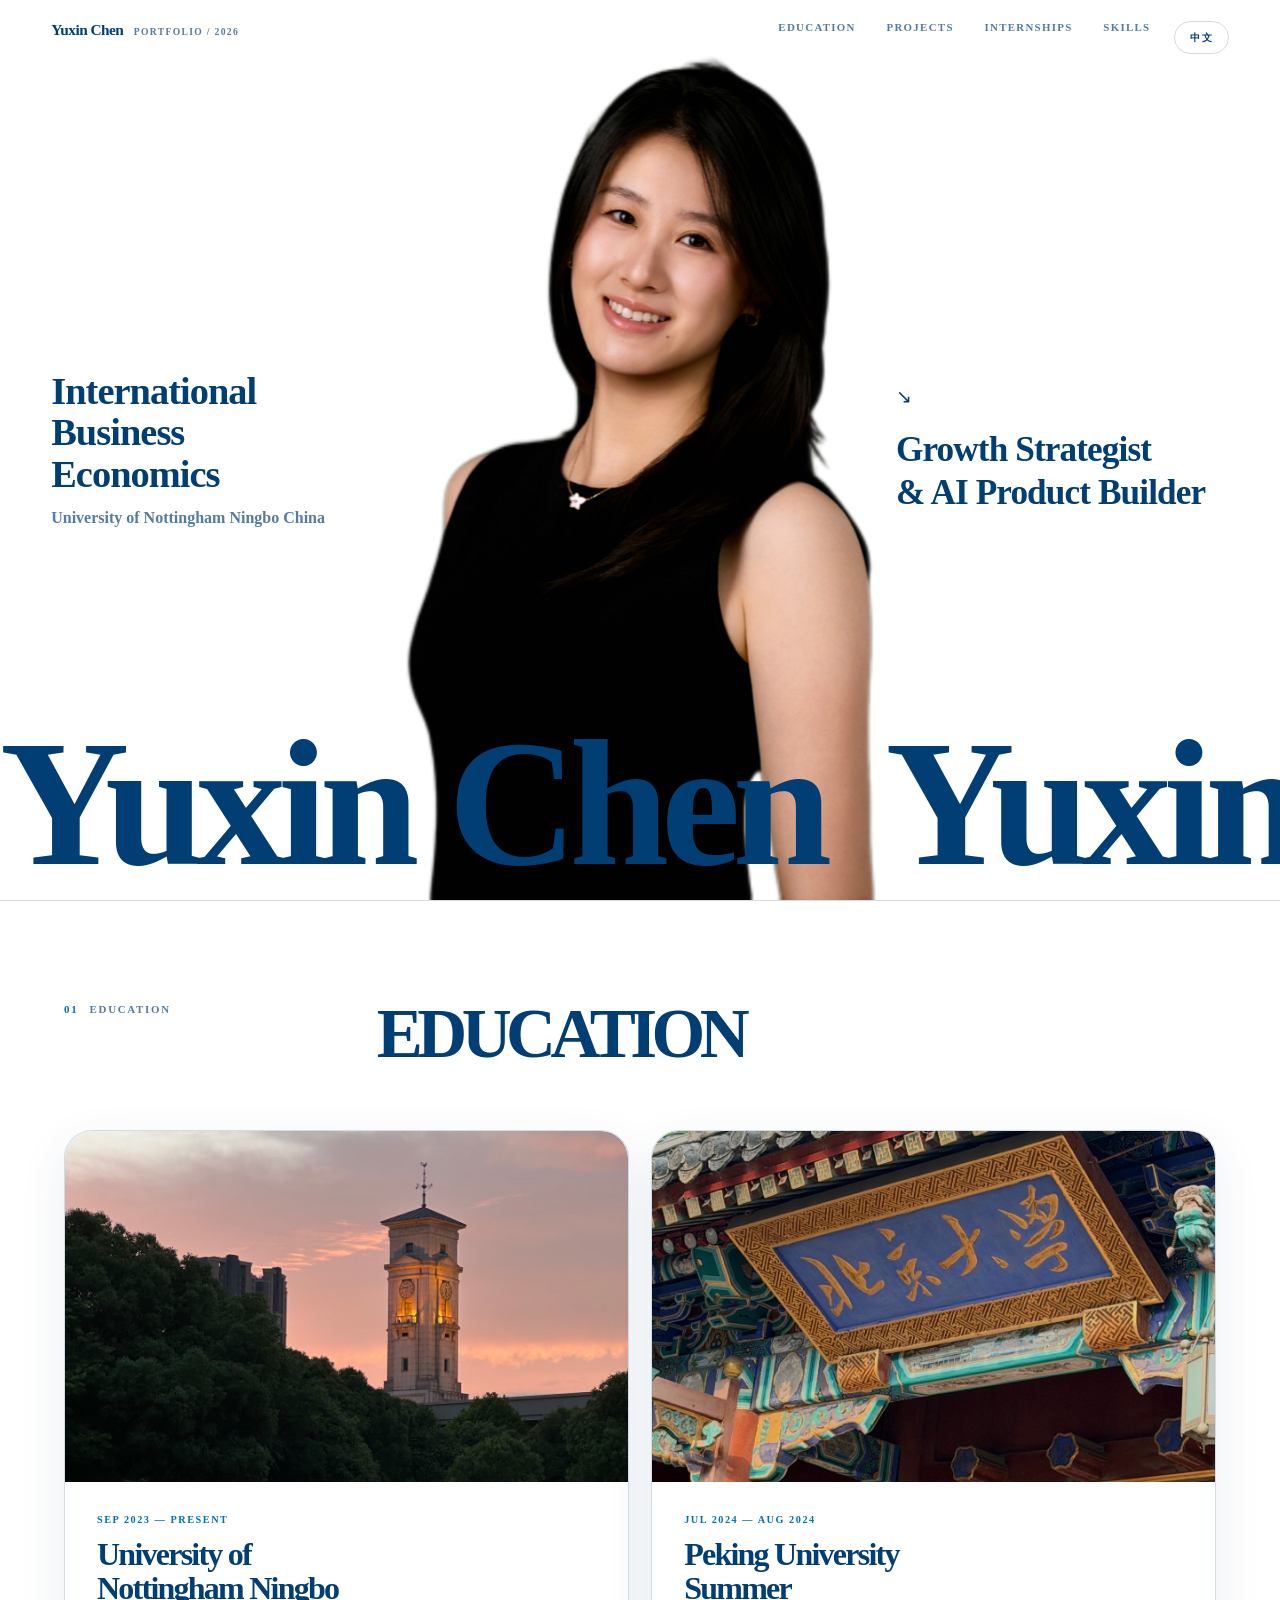
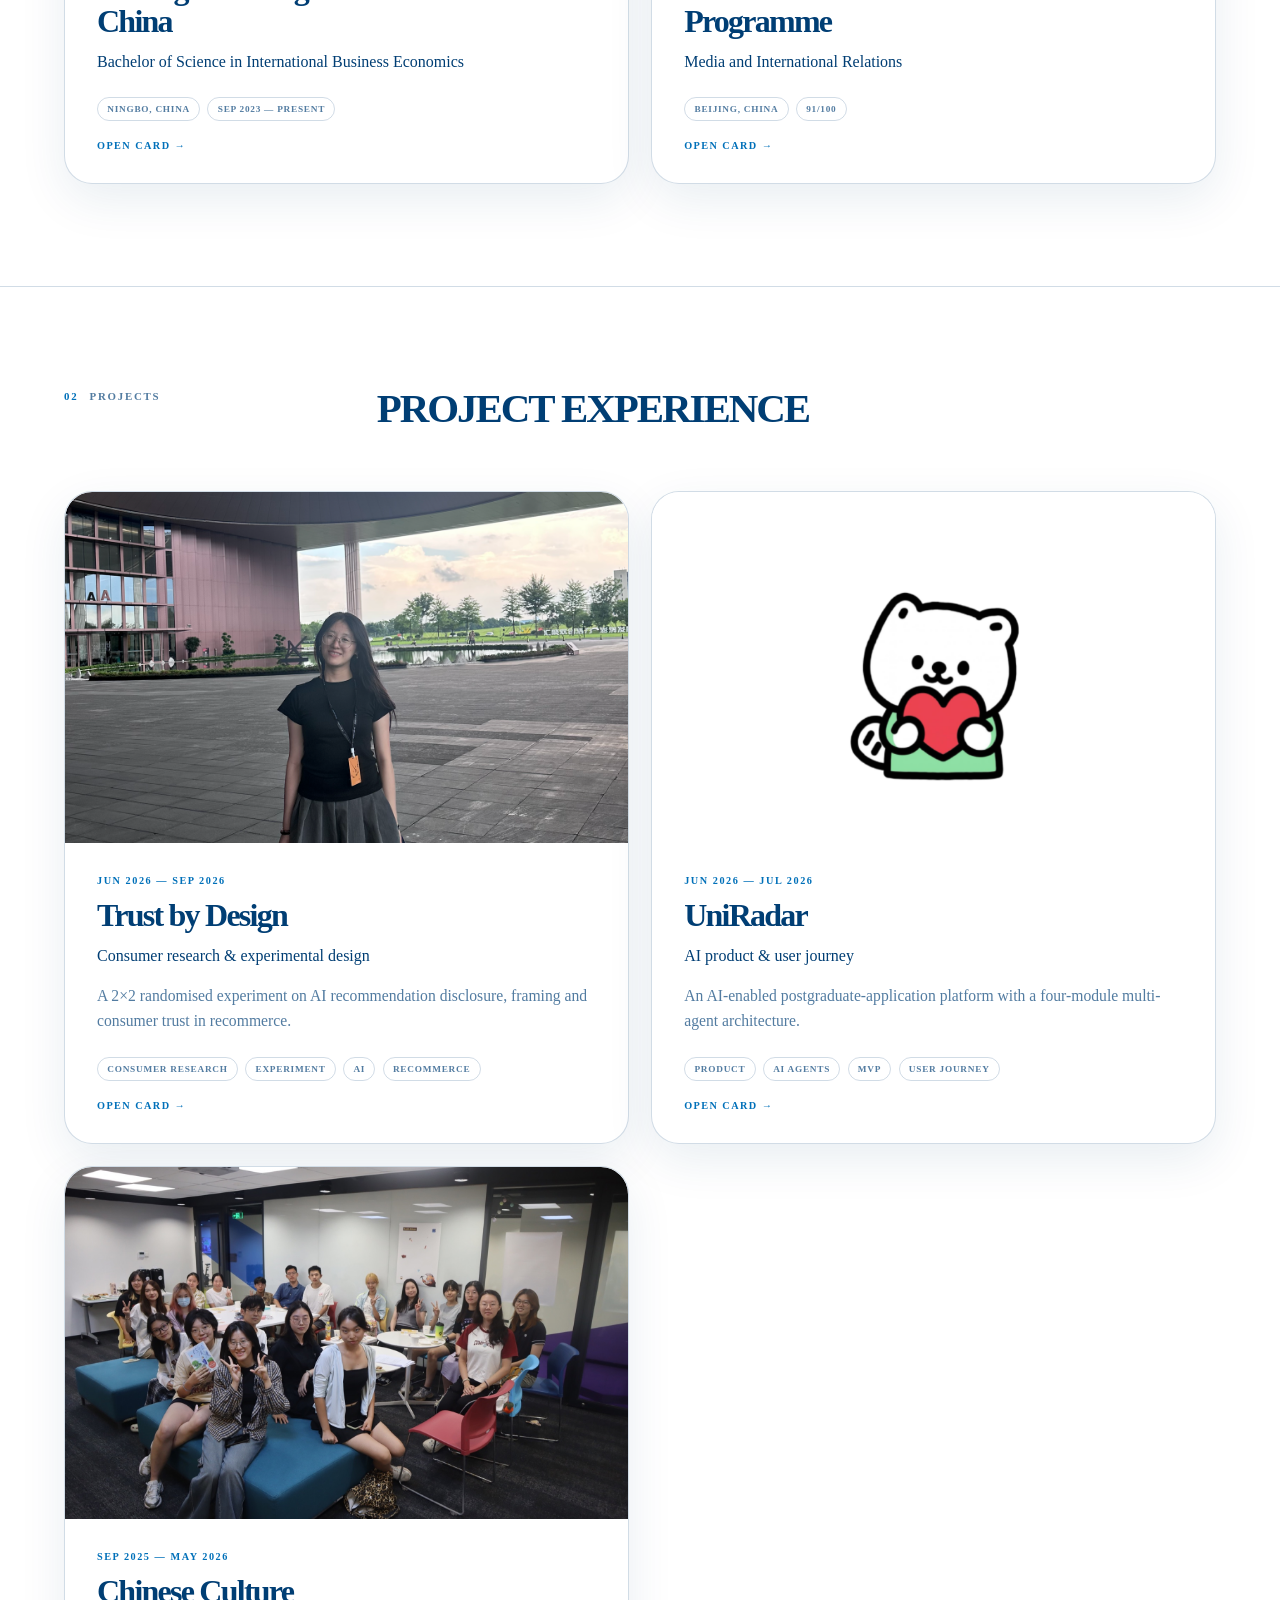
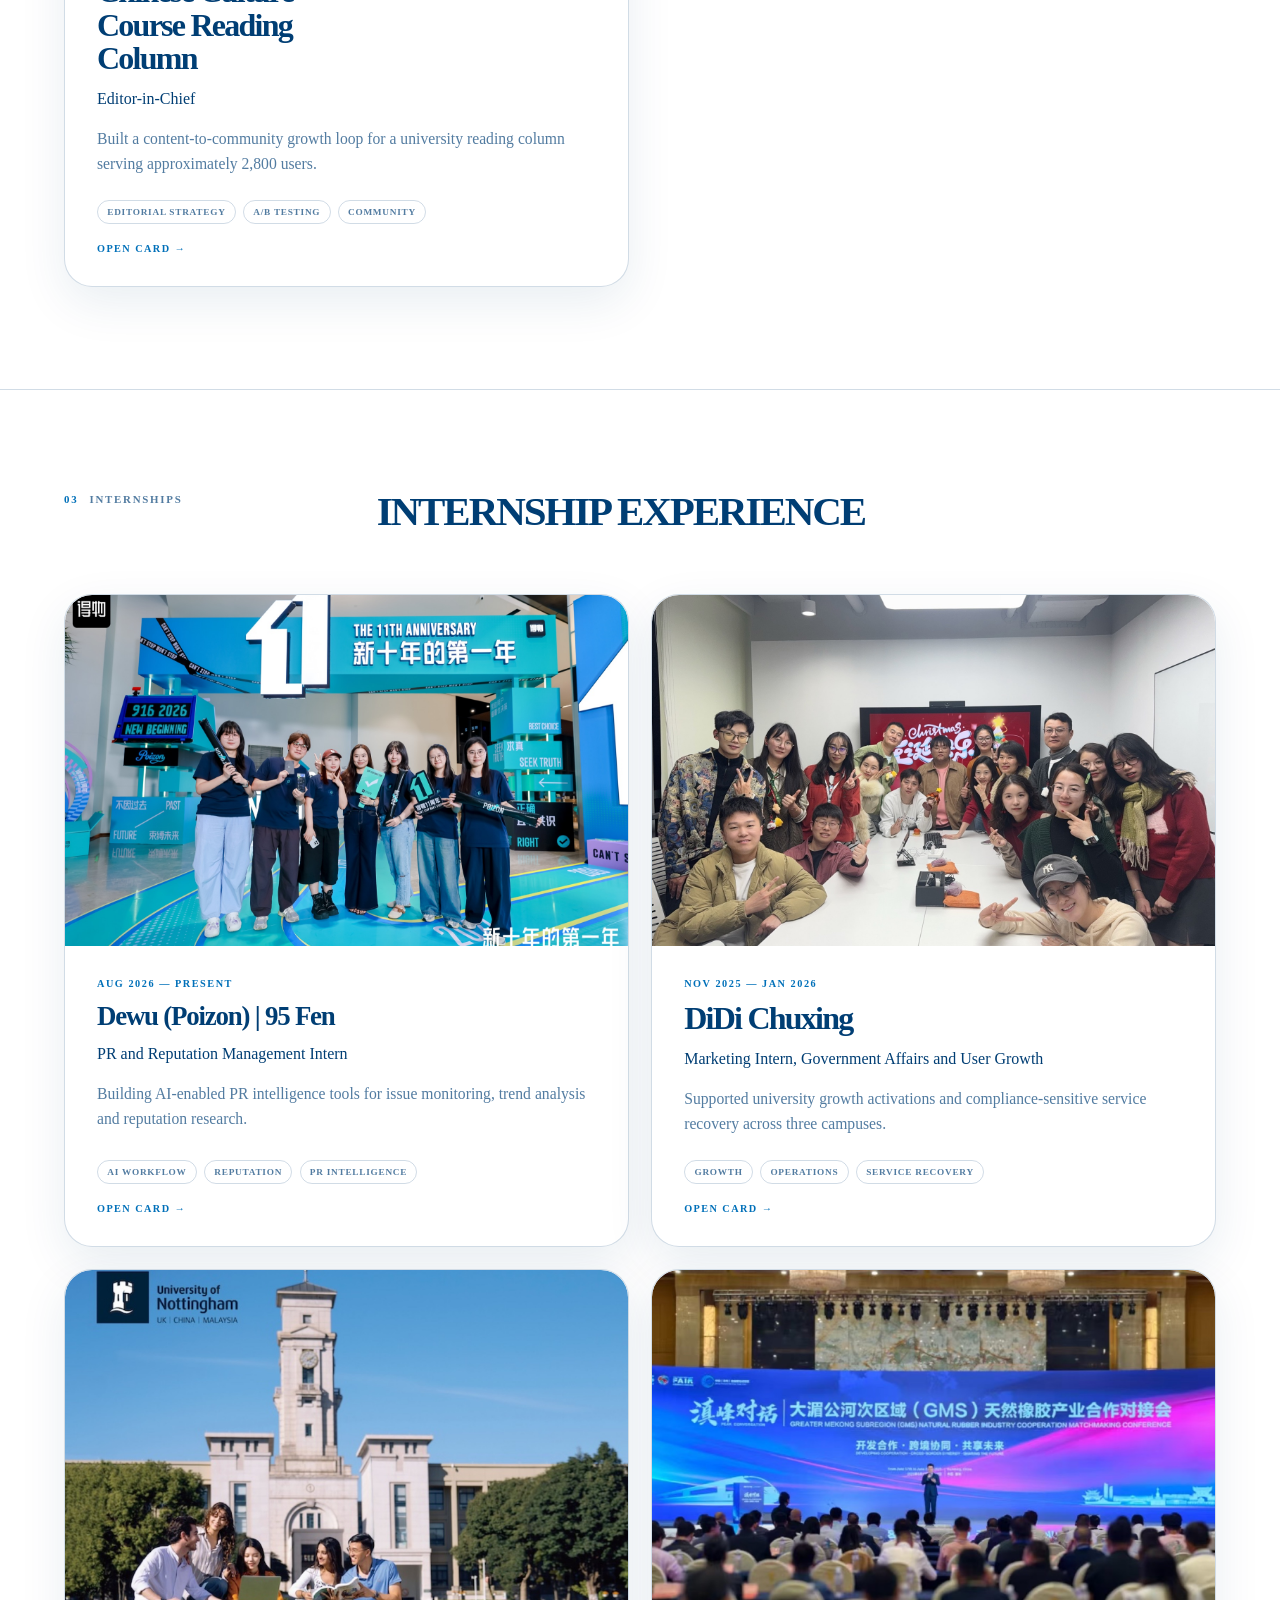
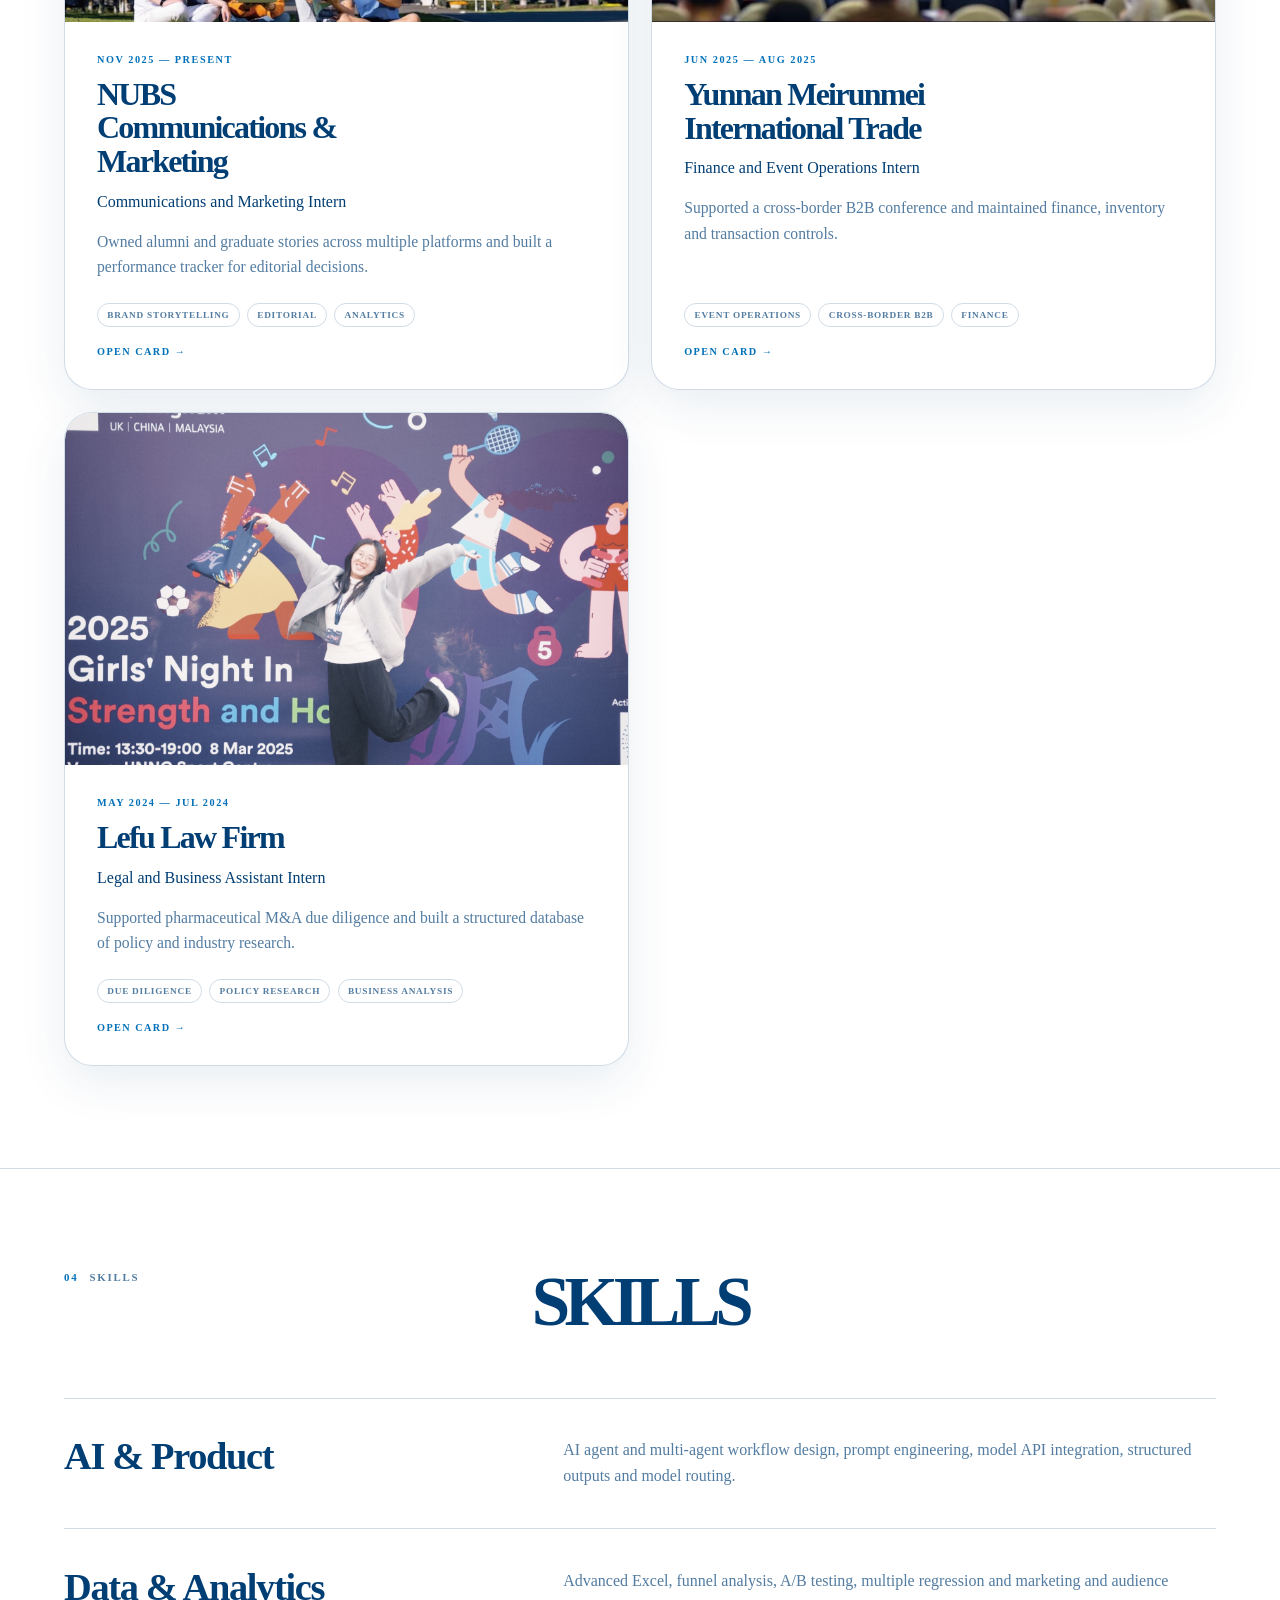
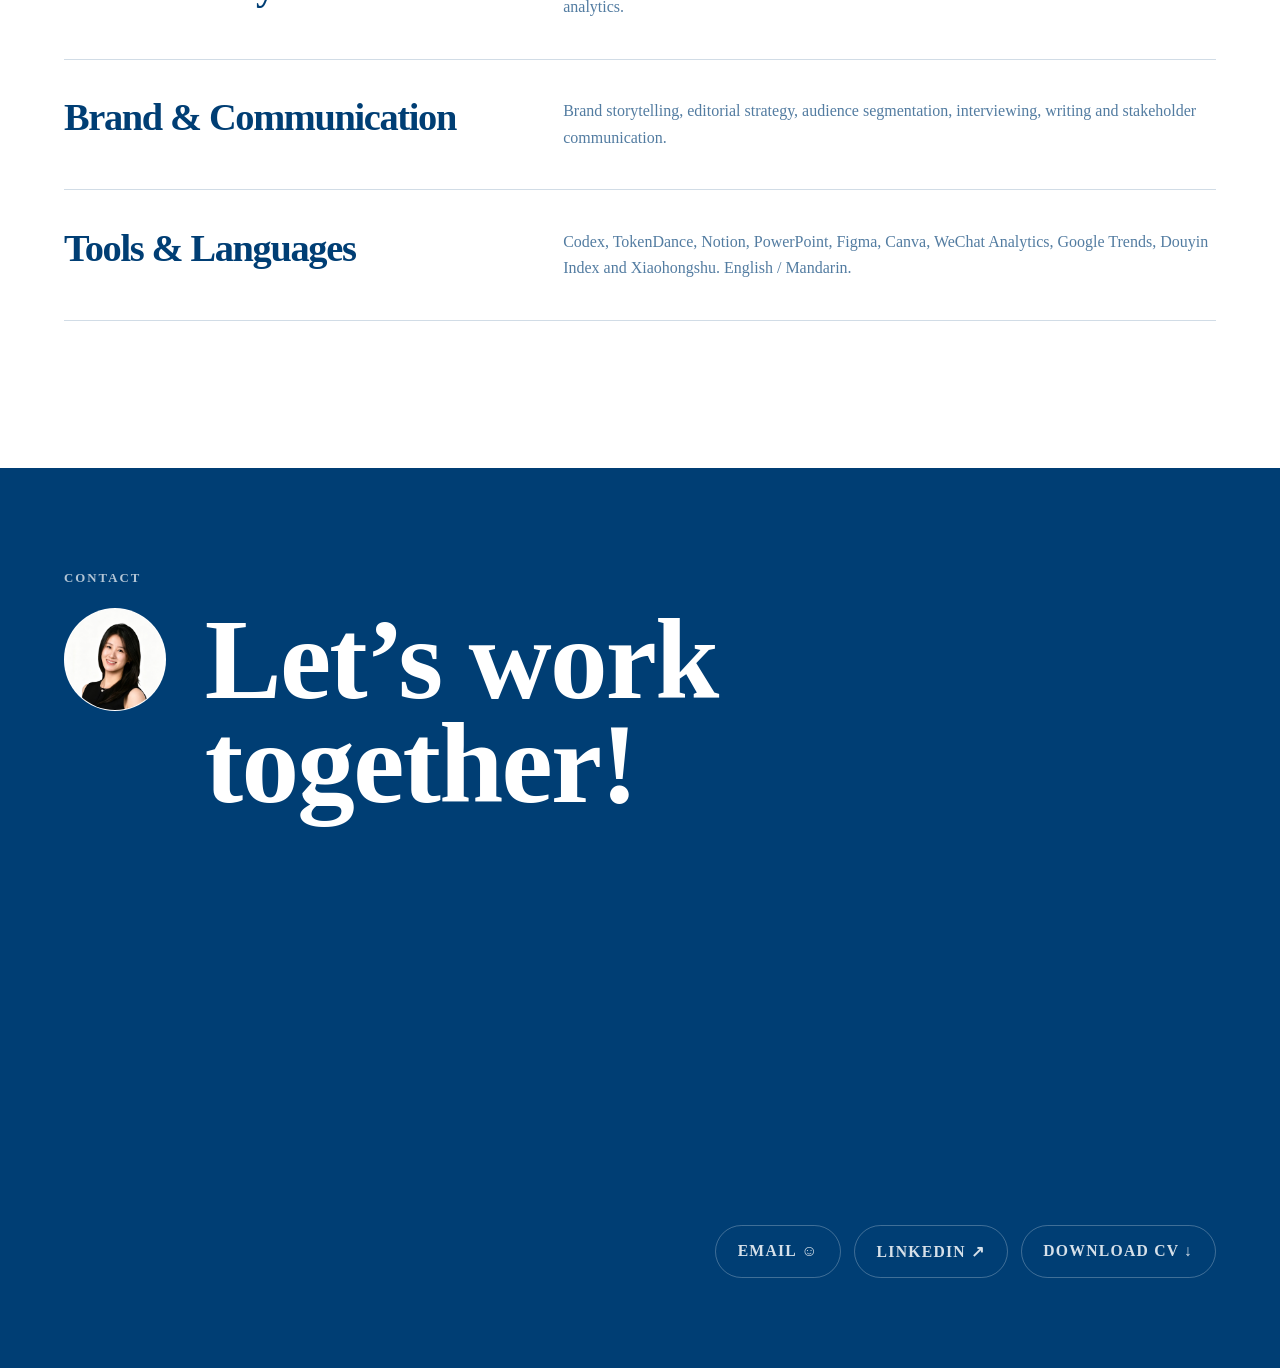
<file: index.html>
<!doctype html>
<html lang="en-GB">
  <head>
    <meta charset="utf-8">
    <meta name="viewport" content="width=device-width, initial-scale=1">
    <meta name="description" content="Yuxin Chen — an International Business Economics student applying for MSc Strategic Marketing at Imperial College London.">
    <meta name="theme-color" content="#003e74">
    <title>Yuxin Chen — Strategy, Marketing, AI &amp; Human</title>
    <link rel="stylesheet" href="styles.css?v=46">
  </head>
  <body data-page="home">
    <a class="skip-link" href="#main">Skip to content</a>
    <div class="toast" role="status" aria-live="polite">中文版正在准备中。</div>

    <!-- To edit the words on this page, open content.js. -->
    <header class="site-header">
      <a class="brand" href="#top" aria-label="Yuxin Chen, back to top">
        <span class="brand-name" data-text="brandName">Yuxin Chen</span>
        <span class="brand-role" data-text="brandRole">Portfolio / 2026</span>
      </a>

      <nav class="main-nav" aria-label="Main navigation">
        <a href="#section-education" data-text="navEducation">Education</a>
        <a href="#section-projects" data-text="navProjects">Projects</a>
        <a href="#section-internships" data-text="navInternships">Internships</a>
        <a href="#section-skills" data-text="navSkills">Skills</a>
      </nav>


      <button class="language-toggle" type="button" aria-label="Switch to Chinese" title="中文版即将推出" data-text="languageLabel">中文</button>
    </header>

    <main id="main">
      <section class="hero" id="top" aria-labelledby="hero-title">
        <h1 class="sr-only" id="hero-title" data-text="pageTitles.home">Yuxin Chen — Strategy, Marketing, AI and Human</h1>

        <div class="hero-copy">
          <p class="eyebrow" data-text="heroMajor">International Business Economics</p>
          <p class="hero-school" data-text="heroSchool">University of Nottingham Ningbo China</p>
        </div>

        <div class="hero-note">
          <span class="hero-note__arrow" aria-hidden="true">↘</span>
          <p class="hero-role" data-text="heroRoleLine1">Growth Strategist</p>
          <p class="hero-role" data-text="heroRoleLine2">&amp; AI Product Builder</p>
        </div>

        <div class="portrait-wrap" aria-hidden="true">
          <img id="portrait-image" src="assets/images/yuxin-portrait-transparent.png" alt="">
        </div>

        <div class="hero-marquee" aria-hidden="true">
          <div class="marquee-track" id="marquee-track">
            <div class="marquee-half"><span>Yuxin Chen</span><i></i><span>Strategy</span><i></i><span>Marketing</span><i></i><span>AI</span><i></i><span>Human</span><i></i></div>
            <div class="marquee-half"><span>Yuxin Chen</span><i></i><span>Strategy</span><i></i><span>Marketing</span><i></i><span>AI</span><i></i><span>Human</span><i></i></div>
          </div>
        </div>
      </section>

      <section class="cv-feed" id="experience" aria-label="Experience">
        <div class="feed-sections" id="feed-sections"></div>
      </section>
    </main>

    <div class="case-modal" id="case-modal" hidden>
      <div class="case-modal__backdrop" data-modal-close></div>
      <article class="case-modal__dialog" role="dialog" aria-modal="true" aria-labelledby="case-modal-title" tabindex="-1">
        <button class="case-modal__close" type="button" aria-label="Close" data-modal-close>×</button>
        <div class="case-modal__media" id="case-modal-media"></div>
        <div class="case-modal__content">
          <p class="eyebrow" id="case-modal-eyebrow"></p>
          <h2 id="case-modal-title"></h2>
          <p class="case-modal__subtitle" id="case-modal-subtitle"></p>
          <p class="case-modal__summary" id="case-modal-summary"></p>
          <ul class="case-modal__details" id="case-modal-details"></ul>
          <div class="case-modal__links" id="case-modal-links"></div>
        </div>
      </article>
    </div>



    <footer class="site-footer" id="contact">
      <div class="site-footer__headline">
        <p class="eyebrow" data-text="contactEyebrow">Contact</p>
        <div class="site-footer__title-row">
          <span class="site-footer__avatar">
            <img src="assets/images/projects/yuxin-avatar.jpg" alt="Yuxin Chen">
          </span>
          <h2>
            <span data-text="contactTitleLine1">Let’s work</span>
            <span data-text="contactTitleLine2">together.</span>
          </h2>
        </div>
      </div>


      <div class="footer-links">
        <a id="email-link" href="mailto:Xinxin09131@outlook.com" data-text="emailLabel">Email</a>
        <a id="linkedin-link" href="https://www.linkedin.com/in/yoki-chen-b00524301?utm_source=share_via&amp;utm_content=profile&amp;utm_medium=member_ios" target="_blank" rel="noreferrer" aria-label="Yuxin Chen LinkedIn profile" data-text="linkedinLabel">LinkedIn ↗</a>
        <a id="cv-link" href="assets/docs/cv-chen-yuxin.pdf" download data-text="cvLabel">Download CV</a>
      </div>
    </footer>

    <script src="content.js?v=46"></script>
    <script src="main.js?v=46"></script>
  </body>
</html>
</file>
<file: styles.css>
:root {
  --blue: #003e74;
  --blue-bright: #0070b9;
  --blue-soft: rgba(0, 62, 116, 0.68);
  --blue-faint: rgba(0, 62, 116, 0.12);
  --blue-line: rgba(0, 62, 116, 0.18);
  --blue-pale: #eef4f8;
  --white: #ffffff;
  --card-radius: 1.35rem;
  --card-radius-lg: 1.75rem;
  --card-shadow: 0 16px 48px rgba(0, 62, 116, 0.09);
  --card-shadow-hover: 0 26px 76px rgba(0, 62, 116, 0.16);
  --display: "Times New Roman", Times, serif;
  --serif: "Times New Roman", Times, serif;
}

*,
*::before,
*::after {
  box-sizing: border-box;
}

html {
  scroll-behavior: smooth;
  scroll-padding-top: 4rem;
}

body {
  margin: 0;
  min-width: 320px;
  overflow-x: hidden;
  background: var(--white);
  color: var(--blue);
  font-family: var(--display);
  -webkit-font-smoothing: antialiased;
  text-rendering: optimizeLegibility;
}

button,
a,
input,
select,
textarea {
  font: inherit;
}

a {
  color: inherit;
  text-decoration: none;
}

button {
  border: 0;
}

img {
  display: block;
  max-width: 100%;
}

h1,
h2,
h3 {
  overflow-wrap: anywhere;
}

::selection {
  background: var(--blue);
  color: var(--white);
}

:focus-visible {
  outline: 2px solid var(--blue-bright);
  outline-offset: 4px;
}

.sr-only {
  position: absolute;
  width: 1px;
  height: 1px;
  padding: 0;
  margin: -1px;
  overflow: hidden;
  clip: rect(0, 0, 0, 0);
  white-space: nowrap;
  border: 0;
}

.skip-link {
  position: fixed;
  top: 0.8rem;
  left: 0.8rem;
  z-index: 120;
  padding: 0.65rem 0.9rem;
  border-radius: 999px;
  background: var(--blue);
  color: var(--white);
  font-size: 0.78rem;
  transform: translateY(-150%);
  transition: transform 180ms ease;
}

.skip-link:focus {
  transform: translateY(0);
}

.toast {
  position: fixed;
  right: 1.2rem;
  bottom: 1.2rem;
  z-index: 110;
  padding: 0.75rem 1rem;
  border: 1px solid var(--blue);
  border-radius: 999px;
  background: var(--white);
  color: var(--blue);
  font-size: 0.75rem;
  letter-spacing: 0.04em;
  box-shadow: 0 12px 30px rgba(0, 62, 116, 0.14);
  opacity: 0;
  pointer-events: none;
  transform: translateY(10px);
  transition: opacity 220ms ease, transform 220ms ease;
}

.toast.is-visible {
  opacity: 1;
  transform: translateY(0);
}

.site-header {
  position: absolute;
  top: 0;
  left: 0;
  right: 0;
  z-index: 20;
  display: grid;
  grid-template-columns: 1fr auto auto;
  align-items: start;
  gap: 1.5rem;
  padding: 1.3rem clamp(1.25rem, 4vw, 4.75rem);
  color: var(--blue);
}

.brand {
  display: flex;
  align-items: baseline;
  gap: 0.65rem;
  width: max-content;
}

.brand-name {
  font-size: 0.96rem;
  font-weight: 800;
  letter-spacing: -0.035em;
}

.brand-role {
  color: var(--blue-soft);
  font-size: 0.6rem;
  font-weight: 700;
  letter-spacing: 0.14em;
  text-transform: uppercase;
}

.main-nav {
  display: flex;
  align-items: center;
  justify-content: center;
  justify-self: end;
  gap: clamp(1rem, 2.4vw, 2.8rem);
  color: var(--blue-soft);
  font-size: 0.68rem;
  font-weight: 700;
  letter-spacing: 0.12em;
  text-transform: uppercase;
}

.header-note {
  justify-self: end;
  margin: 0;
  color: var(--blue-soft);
  font-size: 0.6rem;
  font-weight: 700;
  letter-spacing: 0.12em;
  line-height: 1.55;
  text-align: right;
  text-transform: uppercase;
}

.main-nav a,
.brand,
.footer-links a {
  transition: color 180ms ease, opacity 180ms ease, border-color 180ms ease;
}

.main-nav a:hover,
.brand:hover,
.footer-links a:hover {
  color: var(--blue-bright);
}

.language-toggle {
  justify-self: end;
  min-width: 3.4rem;
  padding: 0.55rem 0.75rem;
  border: 1px solid var(--blue-line);
  border-radius: 999px;
  background: transparent;
  color: var(--blue);
  font-size: 0.64rem;
  font-weight: 800;
  letter-spacing: 0.12em;
  cursor: pointer;
  transition: color 180ms ease, background 180ms ease, border-color 180ms ease;
}

.language-toggle:hover {
  border-color: var(--blue);
  background: var(--blue);
  color: var(--white);
}

.hero {
  position: relative;
  height: 100svh;
  min-height: 44rem;
  overflow: hidden;
  background: var(--white);
}

.hero-copy {
  position: absolute;
  left: clamp(1.25rem, 4vw, 4.75rem);
  top: 50%;
  z-index: 6;
  width: min(30rem, 31vw);
  transform: translateY(-50%);
}

.hero-note {
  position: absolute;
  right: clamp(1.25rem, 4vw, 4.75rem);
  top: 50%;
  z-index: 6;
  width: min(24rem, 26vw);
  transform: translateY(-50%);
  text-align: left;
}

.eyebrow {
  margin: 0;
  color: var(--blue-bright);
  font-size: 0.8rem;
  font-weight: 800;
  letter-spacing: 0.16em;
  line-height: 1.4;
  text-transform: uppercase;
}

.hero-intro {
  margin: 1rem 0 0;
  color: var(--blue);
  font-size: clamp(1rem, 1.15vw, 1.18rem);
  font-weight: 520;
  letter-spacing: -0.018em;
  line-height: 1.5;
}

.keyword-list {
  display: flex;
  flex-wrap: wrap;
  gap: 0.5rem 0.9rem;
  margin: 1.5rem 0 0;
  padding: 0;
  list-style: none;
  color: var(--blue-soft);
  font-size: 0.64rem;
  font-weight: 800;
  letter-spacing: 0.14em;
  text-transform: uppercase;
}

.keyword-list li {
  position: relative;
}

.keyword-list li:not(:last-child)::after {
  content: "·";
  position: absolute;
  right: -0.58rem;
  color: var(--blue-faint);
}

.hero-copy .eyebrow {
  max-width: 13ch;
  color: var(--blue);
  font-family: "Times New Roman", Times, serif !important;
  font-size: clamp(1.8rem, 3vw, 3.2rem);
  font-weight: 700 !important;
  letter-spacing: -0.025em;
  line-height: 1.08;
  text-transform: none;
}

.hero-school {
  max-width: 26rem;
  margin: 0.75rem 0 0;
  color: var(--blue-soft);
  font-family: "Times New Roman", Times, serif;
  font-size: clamp(1rem, 1.2vw, 1.18rem);
  font-weight: 600;
  line-height: 1.35;
}

.hero-note__arrow {
  display: block;
  margin-bottom: 1.4rem;
  color: var(--blue);
  font-size: 1.2rem;
  line-height: 1;
}

.hero-role {
  margin: 0;
  color: var(--blue);
  font-family: "Times New Roman", Times, serif !important;
  font-size: clamp(1.65rem, 2.75vw, 2.95rem);
  font-weight: 700 !important;
  letter-spacing: -0.025em;
  line-height: 1.18;
  text-transform: none;
}

.hero-role + .hero-role {
  margin-top: 0.12rem;
}

.portrait-wrap {
  --px: 0px;
  --py: 0px;
  position: absolute;
  left: 50%;
  bottom: 0;
  z-index: 2;
  height: min(94vh, 58rem);
  transform: translateX(calc(-50% + var(--px))) translateY(var(--py));
  transition: transform 700ms cubic-bezier(0.22, 0.75, 0.24, 1);
  will-change: transform;
}

.portrait-wrap img {
  width: auto;
  height: 100%;
  object-fit: contain;
  filter: saturate(0.98) contrast(1.025);
}

.hero-marquee {
  position: absolute;
  left: 0;
  right: 0;
  bottom: 0;
  z-index: 8;
  display: flex;
  align-items: center;
  height: clamp(7rem, 15vw, 13rem);
  overflow: hidden;
  border: 0;
  background: transparent;
}

.marquee-track {
  display: flex;
  align-items: center;
  width: max-content;
  height: 100%;
  color: var(--blue);
  font-size: clamp(5.5rem, 14vw, 16rem);
  font-weight: 700;
  letter-spacing: -0.045em;
  line-height: 0.9;
  text-transform: none;
  white-space: nowrap;
  animation: marquee 36s linear infinite;
}

.marquee-half {
  display: flex;
  align-items: center;
  gap: clamp(2.4rem, 4.8vw, 5.5rem);
  padding-right: clamp(2.4rem, 4.8vw, 5.5rem);
}

.marquee-separator {
  display: inline-block;
  color: var(--blue);
  font-size: 0.62em;
  font-weight: 400;
  transform: translateY(-0.04em);
}

.marquee-half i {
  display: block;
  flex: 0 0 auto;
  width: 0.16em;
  height: 0.16em;
  border-radius: 50%;
  background: var(--blue);
  opacity: 0.9;
}

.manifesto {
  display: grid;
  grid-template-columns: minmax(130px, 0.38fr) minmax(0, 1.62fr);
  gap: clamp(2rem, 7vw, 8rem);
  padding: clamp(6rem, 12vw, 12rem) clamp(1.4rem, 5vw, 6rem);
  background: var(--white);
  color: var(--blue);
}

.section-mark {
  display: flex;
  flex-direction: column;
  justify-content: space-between;
  min-height: 12rem;
  padding-top: 0.9rem;
  border-top: 1px solid var(--blue-line);
  color: var(--blue-bright);
  font-size: 0.8rem;
  font-weight: 800;
  letter-spacing: 0.18em;
  text-transform: uppercase;
}

.manifesto-body h2 {
  max-width: 11ch;
  margin: 0;
  font-family: var(--display);
  font-size: clamp(3.4rem, 8vw, 8.8rem);
  font-weight: 500;
  letter-spacing: -0.08em;
  line-height: 0.86;
  text-transform: uppercase;
}

.manifesto-body h2 em {
  color: var(--blue-bright);
  font-style: normal;
}

.manifesto-copy {
  display: grid;
  grid-template-columns: repeat(2, minmax(0, 1fr));
  gap: clamp(1.5rem, 5vw, 5rem);
  max-width: 64rem;
  margin-top: clamp(2.5rem, 5vw, 4.5rem);
  color: var(--blue-soft);
  font-family: var(--serif);
  font-size: clamp(1rem, 1.35vw, 1.22rem);
  line-height: 1.62;
}

.manifesto-copy p {
  margin: 0;
}

.work-preview {
  padding: clamp(5rem, 10vw, 10rem) clamp(1.4rem, 5vw, 6rem);
  background: var(--blue-pale);
  color: var(--blue);
}

.work-preview-heading {
  display: grid;
  grid-template-columns: minmax(150px, 0.45fr) minmax(0, 1.55fr);
  gap: clamp(2rem, 7vw, 8rem);
  align-items: start;
}

.work-preview h2 {
  max-width: 12ch;
  margin: 0;
  font-family: var(--display);
  font-size: clamp(2.7rem, 6.4vw, 6.8rem);
  font-weight: 500;
  letter-spacing: -0.075em;
  line-height: 0.9;
  text-transform: uppercase;
}

.work-list {
  margin: clamp(3.5rem, 7vw, 6rem) 0 0;
  padding: 0;
  list-style: none;
  border-top: 1px solid var(--blue-line);
}

.work-list li {
  display: grid;
  grid-template-columns: 4rem minmax(0, 1.15fr) minmax(12rem, 0.85fr);
  gap: 1rem;
  align-items: baseline;
  padding: 1.35rem 0;
  border-bottom: 1px solid var(--blue-line);
}

.work-list li > span {
  color: var(--blue-bright);
  font-size: 0.68rem;
  font-weight: 800;
  letter-spacing: 0.16em;
}

.work-list strong a:hover {
  color: var(--blue-bright);
}

.work-list strong {
  font-size: clamp(1.25rem, 2.2vw, 2.35rem);
  font-weight: 650;
  letter-spacing: -0.045em;
  line-height: 1.1;
}

.work-list em {
  color: var(--blue-soft);
  font-family: var(--serif);
  font-size: clamp(0.95rem, 1.25vw, 1.12rem);
  font-style: normal;
  line-height: 1.4;
}

.site-footer {
  position: relative;
  display: block;
  min-height: 100svh;
  padding: clamp(4rem, 8vw, 7rem) clamp(1.4rem, 5vw, 6rem);
  background: var(--blue);
  color: var(--white);
}

.site-footer .eyebrow {
  color: rgba(255, 255, 255, 0.7);
}

.site-footer__headline {
  max-width: 92rem;
}

.site-footer__title-row {
  display: grid;
  grid-template-columns: auto minmax(0, 1fr);
  gap: clamp(1.5rem, 3vw, 3rem);
  align-items: start;
  margin-top: 1.25rem;
}

.site-footer__avatar {
  display: block;
  width: clamp(4.5rem, 8vw, 8rem);
  aspect-ratio: 1;
  overflow: hidden;
  border: 1px solid rgba(255, 255, 255, 0.52);
  border-radius: 50%;
  background: var(--white);
}

.site-footer__avatar img {
  width: 100%;
  height: 100%;
  object-fit: cover;
  object-position: center 18%;
}

.site-footer h2 {
  display: flex;
  flex-direction: column;
  margin: 0;
  font-family: var(--display);
  font-size: clamp(4.2rem, 9vw, 10rem);
  font-weight: 700;
  letter-spacing: -0.015em;
  line-height: 0.9;
  text-transform: none;
}

.site-footer h2 span {
  display: block;
}

.footer-links {
  position: absolute;
  right: clamp(1.4rem, 5vw, 6rem);
  bottom: clamp(3.5rem, 7vw, 6rem);
  display: flex;
  flex-wrap: wrap;
  justify-content: flex-end;
  gap: 0.8rem;
  margin: 0;
  padding: 0;
  color: rgba(255, 255, 255, 0.84);
  font-size: 0.98rem;
  font-weight: 700;
  letter-spacing: 0.08em;
  text-transform: uppercase;
}

.footer-links a {
  padding: 1rem 1.35rem;
  border: 1px solid rgba(255, 255, 255, 0.25);
  border-radius: 999px;
  transition: background 180ms ease, border-color 180ms ease, color 180ms ease;
}

.footer-links a:hover {
  border-color: rgba(255, 255, 255, 0.62);
  background: rgba(255, 255, 255, 0.1);
  color: var(--white);
}

@keyframes marquee {
  to {
    transform: translateX(-50%);
  }
}

@media (max-width: 1050px) {
  .site-header {
    grid-template-columns: 1fr auto auto;
  }

  .main-nav {
    display: none;
  }

  .header-note {
    justify-self: center;
  }

  .hero-copy {
    width: min(20rem, 31vw);
  }

  .hero-note {
    width: min(13rem, 25vw);
  }

  .portrait-wrap {
    height: min(86vh, 52rem);
  }
}

@media (max-width: 760px) {
  .site-header {
    grid-template-columns: 1fr auto;
    align-items: center;
    padding: 1rem 1.15rem;
  }

  .header-note {
    display: none;
  }

  .brand-role {
    display: block;
    margin-top: 0.12rem;
    font-size: 0.52rem;
  }

  .language-toggle {
    min-width: 3.1rem;
    padding: 0.5rem 0.65rem;
    font-size: 0.6rem;
  }

  .hero {
    height: auto;
    min-height: 100svh;
  }

  .hero-copy {
    left: 1.15rem;
    right: 1.15rem;
    top: 6.6rem;
    width: auto;
    max-width: 22rem;
    transform: none;
  }

  .hero-note {
    right: auto;
    left: 1.15rem;
    top: auto;
    bottom: 8.5rem;
    width: auto;
    max-width: 20rem;
    transform: none;
    text-align: left;
  }

  .hero-note__arrow {
    display: none;
  }

  .hero-role {
    font-size: clamp(1.25rem, 6vw, 1.7rem);
  }

  .portrait-wrap {
    height: min(70vh, 42rem);
  }

  .hero-marquee {
    height: clamp(5.2rem, 16vw, 7rem);
  }

  .marquee-track {
    font-size: clamp(4.4rem, 20vw, 8rem);
  }

  .manifesto,
  .work-preview-heading,
  .site-footer {
    grid-template-columns: 1fr;
  }

  .section-mark {
    min-height: 0;
    padding-top: 0.7rem;
  }

  .manifesto-copy {
    grid-template-columns: 1fr;
  }

  .work-list li {
    grid-template-columns: 2.2rem minmax(0, 1fr);
  }

  .work-list em {
    grid-column: 2;
  }
}

@media (max-width: 560px) and (max-height: 760px) {
  .portrait-wrap {
    height: min(64vh, 34rem);
  }
}

@media (prefers-reduced-motion: reduce) {
  *,
  *::before,
  *::after {
    animation-duration: 0.001ms !important;
    animation-iteration-count: 1 !important;
    scroll-behavior: auto !important;
    transition-duration: 0.001ms !important;
  }
}

/* ============================================================
   Interior pages: About + Selected Work
   ============================================================ */

.inner-page {
  background: var(--white);
  color: var(--blue);
}

.page-hero {
  display: grid;
  grid-template-columns: minmax(0, 1.08fr) minmax(260px, 0.92fr);
  gap: clamp(2rem, 7vw, 8rem);
  align-items: end;
  min-height: 34rem;
  padding: clamp(8rem, 14vw, 12rem) clamp(1.4rem, 5vw, 6rem) clamp(4rem, 8vw, 7rem);
  border-bottom: 1px solid var(--blue-line);
}

.page-hero h1 {
  max-width: 11ch;
  margin: 1rem 0 0;
  font-family: var(--display);
  font-size: clamp(3.5rem, 8.4vw, 9rem);
  font-weight: 500;
  letter-spacing: -0.085em;
  line-height: 0.87;
  text-transform: uppercase;
}

.page-intro {
  max-width: 36rem;
  margin: 1.7rem 0 0;
  color: var(--blue-soft);
  font-family: var(--serif);
  font-size: clamp(1rem, 1.4vw, 1.28rem);
  line-height: 1.62;
}

.page-cta {
  display: inline-flex;
  align-items: center;
  gap: 0.6rem;
  margin-top: 2rem;
  padding-bottom: 0.25rem;
  border-bottom: 1px solid var(--blue);
  color: var(--blue);
  font-size: 0.7rem;
  font-weight: 800;
  letter-spacing: 0.14em;
  text-transform: uppercase;
  transition: color 180ms ease, border-color 180ms ease;
}

.page-cta:hover {
  color: var(--blue-bright);
  border-color: var(--blue-bright);
}

.page-cta--light {
  border-color: rgba(255, 255, 255, 0.8);
  color: var(--white);
}

.page-cta--light:hover {
  color: var(--white);
  border-color: var(--white);
}

.page-hero-portrait {
  display: flex;
  align-items: flex-end;
  justify-content: center;
  align-self: end;
  min-height: 24rem;
}

.page-hero-portrait img {
  width: auto;
  height: min(58vh, 40rem);
  object-fit: contain;
  filter: saturate(0.98) contrast(1.025) drop-shadow(0 0 2px rgba(255, 255, 255, 0.95)) drop-shadow(0 20px 28px rgba(0, 62, 116, 0.12));
}

.about-stats-section {
  padding: clamp(3rem, 5vw, 5rem) clamp(1.4rem, 5vw, 6rem);
  background: var(--blue);
}

.about-stats {
  display: grid;
  grid-template-columns: repeat(4, minmax(0, 1fr));
  gap: 1rem;
  background: transparent;
}

.stat-card {
  min-height: 13rem;
  padding: 1.5rem;
  border: 1px solid rgba(255, 255, 255, 0.16);
  border-radius: var(--card-radius);
  background: var(--blue);
  box-shadow: 0 18px 48px rgba(0, 20, 38, 0.16);
}

.stat-card strong {
  display: block;
  color: var(--white);
  font-size: clamp(2rem, 4vw, 4.4rem);
  font-weight: 500;
  letter-spacing: -0.07em;
  line-height: 1;
}

.stat-card span {
  display: block;
  max-width: 17rem;
  margin-top: 0.9rem;
  color: rgba(255, 255, 255, 0.7);
  font-size: 0.72rem;
  font-weight: 700;
  letter-spacing: 0.04em;
  line-height: 1.5;
}

.about-story {
  display: grid;
  grid-template-columns: minmax(130px, 0.38fr) minmax(0, 1.62fr);
  gap: clamp(2rem, 7vw, 8rem);
  padding: clamp(5rem, 10vw, 10rem) clamp(1.4rem, 5vw, 6rem);
  border-bottom: 1px solid var(--blue-line);
}

.about-story h2,
.about-values-section h2,
.about-toolkit-section h2,
.why-imperial h2 {
  max-width: 11ch;
  margin: 0;
  font-family: var(--display);
  font-size: clamp(2.8rem, 6.6vw, 7rem);
  font-weight: 500;
  letter-spacing: -0.08em;
  line-height: 0.9;
  text-transform: uppercase;
}

.about-story-copy {
  display: grid;
  gap: 1.4rem;
  max-width: 54rem;
  margin-top: clamp(2rem, 4vw, 3.5rem);
  color: var(--blue-soft);
  font-family: var(--serif);
  font-size: clamp(1rem, 1.35vw, 1.22rem);
  line-height: 1.7;
}

.about-story-copy p {
  margin: 0;
}

.about-values-section {
  padding: clamp(5rem, 10vw, 10rem) clamp(1.4rem, 5vw, 6rem);
  background: var(--blue-pale);
}

.section-heading-wide {
  display: grid;
  grid-template-columns: minmax(150px, 0.45fr) minmax(0, 1.55fr);
  gap: clamp(2rem, 7vw, 8rem);
  align-items: start;
}

.value-grid {
  display: grid;
  grid-template-columns: repeat(4, minmax(0, 1fr));
  gap: 1rem;
  margin-top: clamp(3rem, 6vw, 5rem);
  background: transparent;
}

.value-card {
  display: flex;
  min-height: 17rem;
  flex-direction: column;
  justify-content: space-between;
  padding: 1.5rem;
  border: 1px solid var(--blue-line);
  border-radius: var(--card-radius);
  background: var(--white);
  box-shadow: var(--card-shadow);
  transition: transform 240ms ease, box-shadow 240ms ease, border-color 240ms ease;
}

.value-card:hover {
  border-color: rgba(0, 62, 116, 0.28);
  box-shadow: var(--card-shadow-hover);
  transform: translateY(-4px);
}

.value-card h3 {
  max-width: 12ch;
  margin: 0;
  font-size: clamp(1.25rem, 2vw, 2rem);
  font-weight: 650;
  letter-spacing: -0.045em;
  line-height: 1.05;
}

.value-card p {
  margin: 2rem 0 0;
  color: var(--blue-soft);
  font-family: var(--serif);
  font-size: 1rem;
  line-height: 1.55;
}

.about-toolkit-section {
  display: grid;
  grid-template-columns: minmax(150px, 0.45fr) minmax(0, 1.55fr);
  gap: clamp(2rem, 7vw, 8rem);
  padding: clamp(5rem, 10vw, 10rem) clamp(1.4rem, 5vw, 6rem);
  border-bottom: 1px solid var(--blue-line);
}

.toolkit-list {
  display: grid;
  grid-template-columns: repeat(2, minmax(0, 1fr));
  gap: 0;
  margin: 0;
  padding: 0;
  list-style: none;
  border-top: 1px solid var(--blue-line);
}

.toolkit-list li {
  padding: 1.1rem 0;
  border-bottom: 1px solid var(--blue-line);
  color: var(--blue);
  font-size: clamp(1rem, 1.45vw, 1.35rem);
  font-weight: 560;
  letter-spacing: -0.025em;
  line-height: 1.3;
}

.toolkit-list li:nth-child(odd) {
  padding-right: 2rem;
}

.toolkit-list li:nth-child(even) {
  padding-left: 2rem;
  border-left: 1px solid var(--blue-line);
}

.why-imperial {
  padding: 0 clamp(1.4rem, 5vw, 6rem) clamp(5rem, 10vw, 10rem);
}

.why-imperial-card {
  padding: clamp(2rem, 5vw, 4.5rem);
  border: 1px dashed rgba(0, 62, 116, 0.38);
  background: var(--blue-pale);
}

.why-imperial-card h2 {
  margin-top: 1rem;
}

.why-imperial-card > p:last-child {
  max-width: 48rem;
  margin: 1.8rem 0 0;
  color: var(--blue-soft);
  font-family: var(--serif);
  font-size: clamp(1rem, 1.35vw, 1.22rem);
  line-height: 1.65;
}

.about-cta {
  display: grid;
  grid-template-columns: minmax(0, 1.3fr) auto;
  gap: 3rem;
  align-items: end;
  padding: clamp(4rem, 8vw, 7rem) clamp(1.4rem, 5vw, 6rem);
  background: var(--blue);
  color: var(--white);
}

.about-cta h2 {
  max-width: 14ch;
  margin: 0;
  font-family: var(--display);
  font-size: clamp(2.2rem, 4.6vw, 5rem);
  font-weight: 500;
  letter-spacing: -0.08em;
  line-height: 0.88;
  text-transform: uppercase;
}

.about-cta p {
  max-width: 48rem;
  margin: 1.5rem 0 0;
  color: rgba(255, 255, 255, 0.72);
  font-family: var(--serif);
  font-size: clamp(1rem, 1.3vw, 1.2rem);
  line-height: 1.65;
}

/* Selected work page */
.work-hero {
  grid-template-columns: minmax(0, 1.35fr) minmax(15rem, 0.65fr);
}

.work-hero h1 {
  max-width: 13ch;
  font-size: clamp(3rem, 6vw, 7rem);
  line-height: 0.9;
}

.projects-note {
  justify-self: end;
  max-width: 20rem;
  margin: 0;
  color: var(--blue-soft);
  font-family: var(--serif);
  font-size: 1rem;
  line-height: 1.55;
  text-align: right;
}

.project-index {
  position: sticky;
  top: 0;
  z-index: 20;
  background: rgba(255, 255, 255, 0.94);
  border-bottom: 1px solid var(--blue-line);
  backdrop-filter: blur(12px);
}

.project-nav ul {
  display: grid;
  grid-template-columns: repeat(4, minmax(0, 1fr));
  margin: 0;
  padding: 0;
  list-style: none;
}

.project-nav li {
  border-right: 1px solid var(--blue-line);
}

.project-nav li:last-child {
  border-right: 0;
}

.project-nav a {
  display: flex;
  align-items: baseline;
  gap: 0.6rem;
  padding: 1rem clamp(0.8rem, 2.2vw, 1.8rem);
  color: var(--blue-soft);
  font-size: 0.68rem;
  font-weight: 800;
  letter-spacing: 0.1em;
  line-height: 1.3;
  text-transform: uppercase;
  transition: color 180ms ease, background 180ms ease;
}

.project-nav a:hover {
  background: var(--blue-pale);
  color: var(--blue-bright);
}

.project-nav span {
  color: var(--blue-bright);
}

.case-study {
  scroll-margin-top: 4rem;
  padding: clamp(5rem, 10vw, 10rem) clamp(1.4rem, 5vw, 6rem);
  border-bottom: 1px solid var(--blue-line);
}

.case-study:nth-child(even) {
  background: var(--blue-pale);
}

.case-header {
  display: grid;
  grid-template-columns: minmax(150px, 0.45fr) minmax(0, 1.55fr);
  gap: clamp(2rem, 7vw, 8rem);
  align-items: start;
}

.case-number {
  margin: 0;
  color: var(--blue-bright);
  font-size: 0.7rem;
  font-weight: 800;
  letter-spacing: 0.16em;
  text-transform: uppercase;
}

.case-header h2 {
  grid-column: 2;
  max-width: 11ch;
  margin: 0;
  font-family: var(--display);
  font-size: clamp(3rem, 7.2vw, 8rem);
  font-weight: 500;
  letter-spacing: -0.085em;
  line-height: 0.9;
  text-transform: uppercase;
}

.case-subtitle {
  grid-column: 2;
  max-width: 42rem;
  margin: 1rem 0 0;
  color: var(--blue-soft);
  font-family: var(--serif);
  font-size: clamp(1.1rem, 1.55vw, 1.45rem);
  line-height: 1.5;
}

.case-meta {
  display: flex;
  grid-column: 2;
  flex-wrap: wrap;
  gap: 0.6rem 1.2rem;
  margin-top: 1.5rem;
  color: var(--blue-soft);
  font-size: 0.8rem;
  font-weight: 800;
  letter-spacing: 0.12em;
  text-transform: uppercase;
}

.case-intro {
  max-width: 62rem;
  margin: 3rem 0 0 auto;
  color: var(--blue);
  font-family: var(--serif);
  font-size: clamp(1.1rem, 1.55vw, 1.45rem);
  line-height: 1.62;
}

.case-intro p {
  margin: 0;
}

.case-metrics {
  display: grid;
  grid-template-columns: repeat(3, minmax(0, 1fr));
  gap: 1rem;
  margin-top: clamp(3rem, 6vw, 5rem);
  background: transparent;
}

.case-metric {
  min-height: 11rem;
  padding: 1.4rem;
  border: 1px solid var(--blue-line);
  border-radius: var(--card-radius);
  background: var(--white);
  box-shadow: var(--card-shadow);
}

.case-study:nth-child(even) .case-metric {
  background: var(--white);
}

.case-metric strong {
  display: block;
  color: var(--blue);
  font-size: clamp(2rem, 4vw, 4.5rem);
  font-weight: 500;
  letter-spacing: -0.07em;
  line-height: 1;
}

.case-metric span {
  display: block;
  max-width: 16rem;
  margin-top: 0.8rem;
  color: var(--blue-soft);
  font-size: 0.72rem;
  line-height: 1.45;
}

.case-sections {
  display: grid;
  grid-template-columns: repeat(2, minmax(0, 1fr));
  gap: 1rem;
  margin-top: 3rem;
  background: transparent;
}

.case-sections section {
  padding: 1.6rem;
  border: 1px solid var(--blue-line);
  border-radius: var(--card-radius);
  background: var(--white);
  box-shadow: var(--card-shadow);
}

.case-study:nth-child(even) .case-sections section {
  background: var(--white);
}

.case-sections h3,
.case-column h3 {
  margin: 0 0 1rem;
  color: var(--blue-bright);
  font-size: 0.68rem;
  font-weight: 800;
  letter-spacing: 0.16em;
  text-transform: uppercase;
}

.case-sections p,
.case-column p {
  margin: 0;
  color: var(--blue-soft);
  font-family: var(--serif);
  font-size: 1rem;
  line-height: 1.65;
}

.case-body {
  display: grid;
  grid-template-columns: minmax(0, 1fr) minmax(0, 1fr);
  gap: clamp(2rem, 6vw, 6rem);
  margin-top: clamp(3rem, 6vw, 5rem);
}

.case-approach {
  margin: 0;
  padding-left: 1.2rem;
}

.case-approach li {
  margin-bottom: 1rem;
  color: var(--blue-soft);
  font-family: var(--serif);
  line-height: 1.6;
}

.case-reflection {
  margin-top: 1.5rem !important;
  padding-top: 1.5rem;
  border-top: 1px solid var(--blue-line);
  color: var(--blue) !important;
  font-style: italic;
}

.case-visual {
  position: relative;
  border-radius: var(--card-radius-lg);
  contain: paint;
  display: flex;
  align-items: flex-end;
  justify-content: space-between;
  min-height: 16rem;
  margin-top: clamp(3rem, 6vw, 5rem);
  padding: 2rem;
  overflow: hidden;
  background: var(--blue);
  color: var(--white);
}

.case-visual span {
  position: relative;
  z-index: 2;
  color: rgba(255, 255, 255, 0.24);
  font-size: clamp(3rem, 8vw, 8rem);
  font-weight: 500;
  letter-spacing: -0.08em;
  line-height: 0.8;
}

.case-visual strong {
  position: relative;
  z-index: 2;
  max-width: 42%;
  overflow-wrap: anywhere;
  text-align: right;
  font-size: clamp(1.4rem, 3vw, 3rem);
  font-weight: 500;
  letter-spacing: -0.06em;
  line-height: 0.95;
  text-transform: uppercase;
}

.case-visual::before,
.case-visual::after {
  content: "";
  position: absolute;
  border-radius: 50%;
  background: var(--blue-bright);
  opacity: 0.35;
}

.case-visual::before {
  width: 20rem;
  height: 20rem;
  right: -5rem;
  top: -8rem;
}

.case-visual::after {
  width: 12rem;
  height: 12rem;
  left: 22%;
  bottom: -7rem;
}

.case-visual--matrix::before {
  width: 14rem;
  height: 14rem;
  right: 15%;
  top: 15%;
  border-radius: 0;
  opacity: 0.18;
}

.case-visual--stack::before {
  width: 12rem;
  height: 12rem;
  left: 30%;
  top: 10%;
  border-radius: 0;
  opacity: 0.2;
  transform: rotate(45deg);
}

.case-visual--editorial::before {
  width: 18rem;
  height: 18rem;
  right: -4rem;
  top: -4rem;
  border-radius: 0;
  opacity: 0.15;
  transform: rotate(18deg);
}

.case-visual--split::before {
  width: 50%;
  height: 100%;
  right: 0;
  top: 0;
  border-radius: 0;
  opacity: 0.18;
}

@media (max-width: 900px) {
  .page-hero,
  .about-story,
  .about-toolkit-section,
  .work-hero {
    grid-template-columns: 1fr;
  }

  .page-hero-portrait {
    display: none;
  }

  .about-stats,
  .value-grid {
    grid-template-columns: repeat(2, minmax(0, 1fr));
  }

  .project-nav ul {
    grid-template-columns: repeat(2, minmax(0, 1fr));
  }

  .project-nav li:nth-child(2n) {
    border-right: 0;
  }

  .case-header,
  .case-body,
  .case-sections {
    grid-template-columns: 1fr;
  }

  .case-number,
  .case-header h2,
  .case-subtitle,
  .case-meta {
    grid-column: 1;
  }

  .case-metrics {
    grid-template-columns: 1fr;
  }

  .case-intro {
    margin-left: 0;
  }

  .projects-note {
    justify-self: start;
    text-align: left;
  }

  .about-cta {
    grid-template-columns: 1fr;
  }
}

@media (max-width: 560px) {
  .about-stats,
  .value-grid,
  .toolkit-list,
  .project-nav ul {
    grid-template-columns: 1fr;
  }

  .project-nav li,
  .project-nav li:nth-child(2n) {
    border-right: 0;
    border-bottom: 1px solid var(--blue-line);
  }

  .project-nav li:last-child {
    border-bottom: 0;
  }

  .toolkit-list li:nth-child(odd),
  .toolkit-list li:nth-child(even) {
    padding-right: 0;
    padding-left: 0;
    border-left: 0;
  }

  .case-visual {
    min-height: 12rem;
    padding: 1.2rem;
  }

  .case-visual strong {
    max-width: 60%;
  }
}

/* ============================================================
   Homepage CV card feed + modal
   ============================================================ */

.cv-feed {
  padding: 0;
  background: var(--white);
  color: var(--blue);
}

.cv-feed-heading {
  display: grid;
  grid-template-columns: minmax(150px, 0.42fr) minmax(0, 1.58fr);
  gap: clamp(2rem, 7vw, 8rem);
  padding: 0 clamp(1.4rem, 5vw, 6rem);
  align-items: start;
}

.cv-feed-heading h2 {
  max-width: 14ch;
  margin: 0;
  font-family: var(--display);
  font-size: clamp(2.6rem, 5.2vw, 6rem);
  font-weight: 500;
  letter-spacing: -0.085em;
  line-height: 0.88;
  text-transform: uppercase;
}

.cv-feed-intro {
  grid-column: 2;
  max-width: 42rem;
  margin: 1.6rem 0 0;
  color: var(--blue-soft);
  font-family: var(--serif);
  font-size: clamp(1rem, 1.35vw, 1.22rem);
  line-height: 1.65;
}

.feed-sections {
  margin-top: 0;
}

.feed-section {
  display: flex;
  min-height: 100svh;
  flex-direction: column;
  justify-content: flex-start;
  padding: clamp(4rem, 8vw, 7rem) clamp(1.4rem, 5vw, 6rem);
  border-top: 1px solid var(--blue-line);
}

.feed-section-heading {
  display: grid;
  grid-template-columns: minmax(150px, 0.42fr) minmax(0, 1.58fr);
  gap: clamp(2rem, 7vw, 8rem);
  align-items: start;
  margin-bottom: clamp(2.5rem, 5vw, 4rem);
}

.feed-section-label {
  display: flex;
  gap: 0.7rem;
  margin: 0;
  color: var(--blue-soft);
  font-size: 0.68rem;
  font-weight: 800;
  letter-spacing: 0.16em;
  text-transform: uppercase;
}

.feed-section-label span {
  color: var(--blue-bright);
}

.feed-section-heading h2 {
  max-width: 12ch;
  margin: 0;
  font-family: var(--display);
  font-size: clamp(2.3rem, 5.4vw, 5.8rem);
  font-weight: 500;
  letter-spacing: -0.08em;
  line-height: 0.9;
  text-transform: uppercase;
}

.feed-section-heading > div p {
  max-width: 40rem;
  margin: 1.2rem 0 0;
  color: var(--blue-soft);
  font-family: var(--serif);
  font-size: clamp(1rem, 1.3vw, 1.18rem);
  line-height: 1.6;
}

.feed-grid {
  display: grid;
  grid-template-columns: repeat(2, minmax(0, 1fr));
  gap: clamp(1rem, 2vw, 1.4rem);
  background: transparent;
}

.feed-card {
  display: flex;
  min-width: 0;
  flex-direction: column;
  overflow: hidden;
  padding: 0;
  border: 1px solid var(--blue-line);
  border-radius: var(--card-radius-lg);
  background: var(--white);
  color: var(--blue);
  box-shadow: var(--card-shadow);
  text-align: left;
  cursor: pointer;
  transition: background 220ms ease, border-color 240ms ease, box-shadow 240ms ease, transform 240ms ease;
}

.feed-card:hover {
  border-color: rgba(0, 62, 116, 0.3);
  background: var(--white);
  box-shadow: var(--card-shadow-hover);
  transform: translateY(-5px);
}

.feed-card__media {
  position: relative;
  display: block;
  aspect-ratio: 16 / 10;
  overflow: hidden;
  border-radius: calc(var(--card-radius-lg) - 1px) calc(var(--card-radius-lg) - 1px) 0 0;
  background: var(--blue-pale);
}

.feed-card__media img {
  width: 100%;
  height: 100%;
  object-fit: cover;
  transition: transform 600ms cubic-bezier(0.22, 0.75, 0.24, 1);
}

.feed-card:hover .feed-card__media img {
  transform: scale(1.035);
}

.card-cover {
  display: flex;
  width: 100%;
  height: 100%;
  border-radius: inherit;
  flex-direction: column;
  justify-content: space-between;
  padding: clamp(1.2rem, 2.6vw, 2rem);
  background: var(--blue);
  color: var(--white);
}

.card-cover__number {
  display: block;
  max-width: 12ch;
  color: rgba(255, 255, 255, 0.95);
  font-size: clamp(2.8rem, 6vw, 6.4rem);
  font-weight: 500;
  letter-spacing: -0.08em;
  line-height: 0.82;
  overflow-wrap: anywhere;
  text-transform: uppercase;
}

.card-cover__meta {
  display: block;
  max-width: 20rem;
  color: rgba(255, 255, 255, 0.7);
  font-size: 0.68rem;
  font-weight: 800;
  letter-spacing: 0.13em;
  line-height: 1.5;
  text-transform: uppercase;
}

.feed-card__body {
  display: flex;
  flex: 1;
  flex-direction: column;
  padding: clamp(1.3rem, 2.6vw, 2rem);
}

.feed-card__eyebrow {
  display: block;
  margin-bottom: 0.8rem;
  color: var(--blue-bright);
  font-size: 0.64rem;
  font-weight: 800;
  letter-spacing: 0.15em;
  text-transform: uppercase;
}

.feed-card__title {
  display: block;
  max-width: 16ch;
  font-size: clamp(1.4rem, 2.5vw, 2.6rem);
  font-weight: 600;
  letter-spacing: -0.055em;
  line-height: 1.05;
}

.feed-card__subtitle {
  display: block;
  margin-top: 0.7rem;
  color: var(--blue);
  font-family: var(--serif);
  font-size: clamp(1rem, 1.25vw, 1.18rem);
  line-height: 1.45;
}

.feed-card__summary {
  display: block;
  margin-top: 1rem;
  color: var(--blue-soft);
  font-family: var(--serif);
  font-size: 0.98rem;
  line-height: 1.6;
}

.feed-card__tags {
  display: flex;
  flex-wrap: wrap;
  gap: 0.45rem;
  margin-top: auto;
  padding-top: 1.5rem;
}

.tag {
  display: inline-block;
  padding: 0.36rem 0.58rem;
  border: 1px solid var(--blue-line);
  border-radius: 999px;
  color: var(--blue-soft);
  font-size: 0.58rem;
  font-weight: 700;
  letter-spacing: 0.08em;
  text-transform: uppercase;
}

.feed-card__open {
  display: block;
  margin-top: 1.2rem;
  color: var(--blue-bright);
  font-size: 0.64rem;
  font-weight: 800;
  letter-spacing: 0.14em;
  text-transform: uppercase;
}

/* Modal */
body.modal-open {
  overflow: hidden;
}

.case-modal[hidden] {
  display: none;
}

.case-modal {
  position: fixed;
  inset: 0;
  z-index: 100;
  display: grid;
  place-items: center;
  padding: 1.2rem;
}

.case-modal__backdrop {
  position: absolute;
  inset: 0;
  background: rgba(0, 28, 52, 0.66);
}

.case-modal__dialog {
  position: relative;
  z-index: 1;
  display: grid;
  overflow: hidden;
  border-radius: var(--card-radius-lg);
  width: min(74rem, 100%);
  height: min(88vh, 62rem);
  grid-template-columns: minmax(0, 0.95fr) minmax(24rem, 1.05fr);
  background: var(--white);
  color: var(--blue);
  border: 1px solid rgba(255, 255, 255, 0.36);
  box-shadow: 0 30px 80px rgba(0, 20, 38, 0.3);
}

.case-modal__close {
  position: absolute;
  top: 1rem;
  right: 1rem;
  z-index: 3;
  display: grid;
  width: 2.6rem;
  height: 2.6rem;
  place-items: center;
  border: 1px solid var(--blue-line);
  border-radius: 50%;
  background: var(--white);
  color: var(--blue);
  font-size: 1.35rem;
  line-height: 1;
  cursor: pointer;
  transition: background 180ms ease, color 180ms ease;
}

.case-modal__close:hover {
  background: var(--blue);
  color: var(--white);
}

.case-modal__media {
  height: 100%;
  min-height: 0;
  overflow: hidden;
  border-radius: var(--card-radius-lg) 0 0 var(--card-radius-lg);
  background: var(--blue-pale);
}

.case-modal__media img,
.case-modal__media .card-cover {
  width: 100%;
  height: 100%;
  object-fit: cover;
}

.case-modal__content {
  min-height: 0;
  overflow-y: auto;
  padding: clamp(1.6rem, 4vw, 3.2rem);
}

.case-modal__content h2 {
  max-width: 16ch;
  margin: 0.8rem 0 0;
  overflow-wrap: normal;
  word-break: normal;
  hyphens: none;
  font-family: var(--display);
  font-size: clamp(1.8rem, 3.2vw, 3.6rem);
  font-weight: 500;
  letter-spacing: -0.075em;
  line-height: 0.92;
  text-transform: uppercase;
}

.case-modal__subtitle {
  margin: 1rem 0 0;
  color: var(--blue);
  font-family: var(--serif);
  font-size: clamp(1.05rem, 1.4vw, 1.3rem);
  line-height: 1.5;
}

.case-modal__summary {
  margin: 1.1rem 0 0;
  color: var(--blue-soft);
  font-family: var(--serif);
  font-size: 1rem;
  line-height: 1.65;
}

.case-modal__details {
  margin: 1.5rem 0 0;
  padding-left: 1.15rem;
  color: var(--blue-soft);
  font-family: var(--serif);
  line-height: 1.65;
}

.case-modal__details li + li {
  margin-top: 0.7rem;
}

.case-modal__links {
  display: grid;
  grid-template-columns: repeat(2, minmax(0, 1fr));
  gap: 0.7rem;
  margin-top: 1.7rem;
}

.modal-link {
  display: inline-flex;
  align-items: center;
  justify-content: center;
  gap: 0.5rem;
  padding: 0.95rem 1.1rem;
  border: 1px solid var(--blue-line);
  color: var(--blue);
  font-size: 0.8rem;
  font-weight: 800;
  letter-spacing: 0.1em;
  text-transform: uppercase;
  transition: background 180ms ease, color 180ms ease, border-color 180ms ease;
}

.modal-link:hover {
  border-color: var(--blue);
  background: var(--blue);
  color: var(--white);
}

@media (max-width: 900px) {
  .cv-feed-heading,
  .feed-section-heading {
    grid-template-columns: 1fr;
  }

  .cv-feed-intro {
    grid-column: 1;
  }

  .feed-grid {
    grid-template-columns: 1fr;
  }

  .case-modal {
    padding: 0.7rem;
  }

  .case-modal__dialog {
    height: auto;
    max-height: 94vh;
    grid-template-columns: 1fr;
    overflow: auto;
  }

  .case-modal__media {
    height: auto;
    min-height: 17rem;
    aspect-ratio: 16 / 10;
    border-radius: var(--card-radius-lg) var(--card-radius-lg) 0 0;
  }

  .case-modal__content {
    overflow: visible;
  }

  .case-modal__links {
    grid-template-columns: 1fr;
  }
}

@media (max-width: 560px) {
  .cv-feed-heading,
  .feed-section {
    padding-right: 1.15rem;
    padding-left: 1.15rem;
  }

  .feed-card__title {
    max-width: 18ch;
  }

  .case-modal__media {
    min-height: 13rem;
  }
}

/* Skills as a list, not cards */
.feed-list {
  margin: 0;
  padding: 0;
  list-style: none;
  border-top: 1px solid var(--blue-line);
}

.feed-list > li {
  display: grid;
  grid-template-columns: minmax(16rem, 0.8fr) minmax(0, 1.2fr);
  gap: clamp(1.5rem, 5vw, 5rem);
  padding: clamp(1.6rem, 3vw, 2.6rem) 0;
  border-bottom: 1px solid var(--blue-line);
}

.feed-list__intro h3 {
  margin: 0;
  color: var(--blue);
  font-family: "Times New Roman", Times, serif;
  font-size: clamp(1.7rem, 3vw, 3.1rem);
  font-weight: 700;
  letter-spacing: -0.035em;
  line-height: 1;
}

.feed-list__intro p {
  max-width: 28rem;
  margin: 0.7rem 0 0;
  color: var(--blue-soft);
  font-family: var(--serif);
  font-size: 1.05rem;
  line-height: 1.5;
}

.feed-list__body {
  display: grid;
  grid-template-columns: minmax(0, 0.85fr) minmax(0, 1.15fr);
  gap: clamp(1.2rem, 3vw, 3rem);
  align-items: start;
}

.feed-list__summary {
  margin: 0;
  color: var(--blue-soft);
  font-family: var(--serif);
  font-size: 1rem;
  line-height: 1.65;
}

.feed-list__details {
  margin: 0;
  padding-left: 1.1rem;
  color: var(--blue-soft);
  font-family: var(--serif);
  font-size: 0.98rem;
  line-height: 1.6;
}

.feed-list__details li + li {
  margin-top: 0.45rem;
}

/* Times New Roman Bold for titles and uppercase labels */
h1,
h2,
h3,
.marquee-track,
.page-hero h1,
.work-hero h1,
.case-header h2,
.case-modal__content h2,
.feed-card__title,
.card-cover__number,
.stat-card strong,
.case-metric strong,
.work-list strong,
.feed-list__intro h3 {
  font-family: "Times New Roman", Times, serif;
  font-weight: 700;
}

.eyebrow,
.feed-card__eyebrow,
.feed-section-label,
.main-nav a,
.brand-role,
.header-note,
.feed-card__open,
.project-nav a,
.case-number,
.case-meta,
.tag,
.language-toggle,
.page-cta,
.hero-link,
.hero-note p:last-child,
.work-list li > span,
.case-column h3,
.case-sections h3,
.card-cover__meta {
  font-family: "Times New Roman", Times, serif;
  font-weight: 700;
}

@media (max-width: 900px) {
  .feed-list > li {
    grid-template-columns: 1fr;
  }

  .feed-list__body {
    grid-template-columns: 1fr;
  }
}

/* Force Times New Roman Bold on titles and uppercase display text */
h1,
h2,
h3,
.marquee-track,
.page-hero h1,
.work-hero h1,
.case-header h2,
.case-modal__content h2,
.feed-card__title,
.card-cover__number,
.stat-card strong,
.case-metric strong,
.work-list strong,
.feed-list__intro h3 {
  font-family: "Times New Roman", Times, serif !important;
  font-weight: 700 !important;
}

.eyebrow,
.feed-card__eyebrow,
.feed-section-label,
.main-nav a,
.brand-role,
.header-note,
.feed-card__open,
.project-nav a,
.case-number,
.case-meta,
.tag,
.language-toggle,
.page-cta,
.hero-link,
.hero-note p:last-child,
.work-list li > span,
.case-column h3,
.case-sections h3,
.card-cover__meta {
  font-family: "Times New Roman", Times, serif !important;
  font-weight: 700 !important;
}

/* Modal image gallery */
.case-modal__media .modal-gallery {
  display: flex;
  width: 100%;
  height: 100%;
  flex-direction: column;
}

.case-modal__media .modal-gallery__main {
  flex: 1 1 auto;
  width: 100%;
  height: auto;
  min-height: 0;
  object-fit: cover;
}

.modal-gallery__thumbs {
  display: flex;
  flex: 0 0 auto;
  gap: 0.55rem;
  padding: 0.7rem;
  overflow-x: auto;
  background: var(--white);
}

.modal-thumb {
  flex: 0 0 auto;
  width: 4.8rem;
  height: 3.4rem;
  padding: 0;
  overflow: hidden;
  border: 1px solid transparent;
  border-radius: 0.7rem;
  background: var(--blue-pale);
  cursor: pointer;
  opacity: 0.62;
  transition: opacity 180ms ease, border-color 180ms ease, transform 180ms ease;
}

.modal-thumb:hover,
.modal-thumb.is-active {
  opacity: 1;
}

.modal-thumb.is-active {
  border-color: var(--blue);
}

.modal-thumb:hover {
  transform: translateY(-2px);
}

.modal-thumb img {
  width: 100%;
  height: 100%;
  object-fit: cover;
}

@media (max-width: 900px) {
  .modal-gallery__thumbs {
    padding: 0.5rem;
  }

  .modal-thumb {
    width: 4rem;
    height: 2.8rem;
  }
}

/* Swipeable modal gallery track */
.case-modal__media .modal-gallery__track {
  display: flex;
  flex: 1 1 auto;
  min-height: 0;
  overflow-x: auto;
  scroll-behavior: smooth;
  scroll-snap-type: x mandatory;
  overscroll-behavior-x: contain;
  -webkit-overflow-scrolling: touch;
}

.case-modal__media .modal-gallery__track img {
  flex: 0 0 100%;
  width: 100%;
  height: 100%;
  min-height: 0;
  object-fit: cover;
  scroll-snap-align: center;
}

.case-modal__media .modal-gallery__track:focus-visible {
  outline: 2px solid var(--blue-bright);
  outline-offset: -2px;
}


/* Single-line section headings and card titles */
.feed-section-title--compact {
  white-space: nowrap;
  font-size: clamp(1.7rem, 3.2vw, 3.4rem) !important;
  letter-spacing: -0.05em !important;
}

.feed-card__title--nowrap {
  white-space: nowrap;
  font-size: clamp(1.2rem, 2.1vw, 2.1rem);
  letter-spacing: -0.045em;
}

/* Simplified CV-style skills list */
.feed-list__body {
  display: block;
}

@media (max-width: 900px) {
  .feed-section-title--compact {
    white-space: normal;
    font-size: clamp(1.5rem, 7vw, 2.6rem) !important;
  }

  .feed-card__title--nowrap {
    white-space: normal;
  }
}


@media (max-width: 760px) {
  .site-footer__title-row {
    grid-template-columns: 1fr;
  }

  .site-footer__avatar {
    width: 4.8rem;
  }

  .site-footer h2 {
    font-size: clamp(3.2rem, 17vw, 5.8rem);
  }

  .site-footer__contact-row {
    min-height: 9rem;
    justify-content: center;
  }

  .site-footer__cta {
    width: 8.5rem;
  }

  .site-footer__arrow {
    display: none;
  }

  .footer-links {
    position: static;
    justify-content: flex-start;
    margin-top: 2.5rem;
  }
}


/* Centre the Skills heading independently from the list layout */
#section-skills .feed-section-heading {
  position: relative;
  display: block;
}

#section-skills .feed-section-label {
  position: absolute;
  left: 0;
  top: 0;
}

#section-skills .feed-section-heading > div {
  display: flex;
  flex-direction: column;
  align-items: center;
  text-align: center;
}

#section-skills .feed-section-heading h2 {
  max-width: none;
  margin: 0 auto;
  text-align: center;
}

@media (max-width: 900px) {
  #section-skills .feed-section-label {
    position: static;
    margin-bottom: 1rem;
  }
}
</file>
